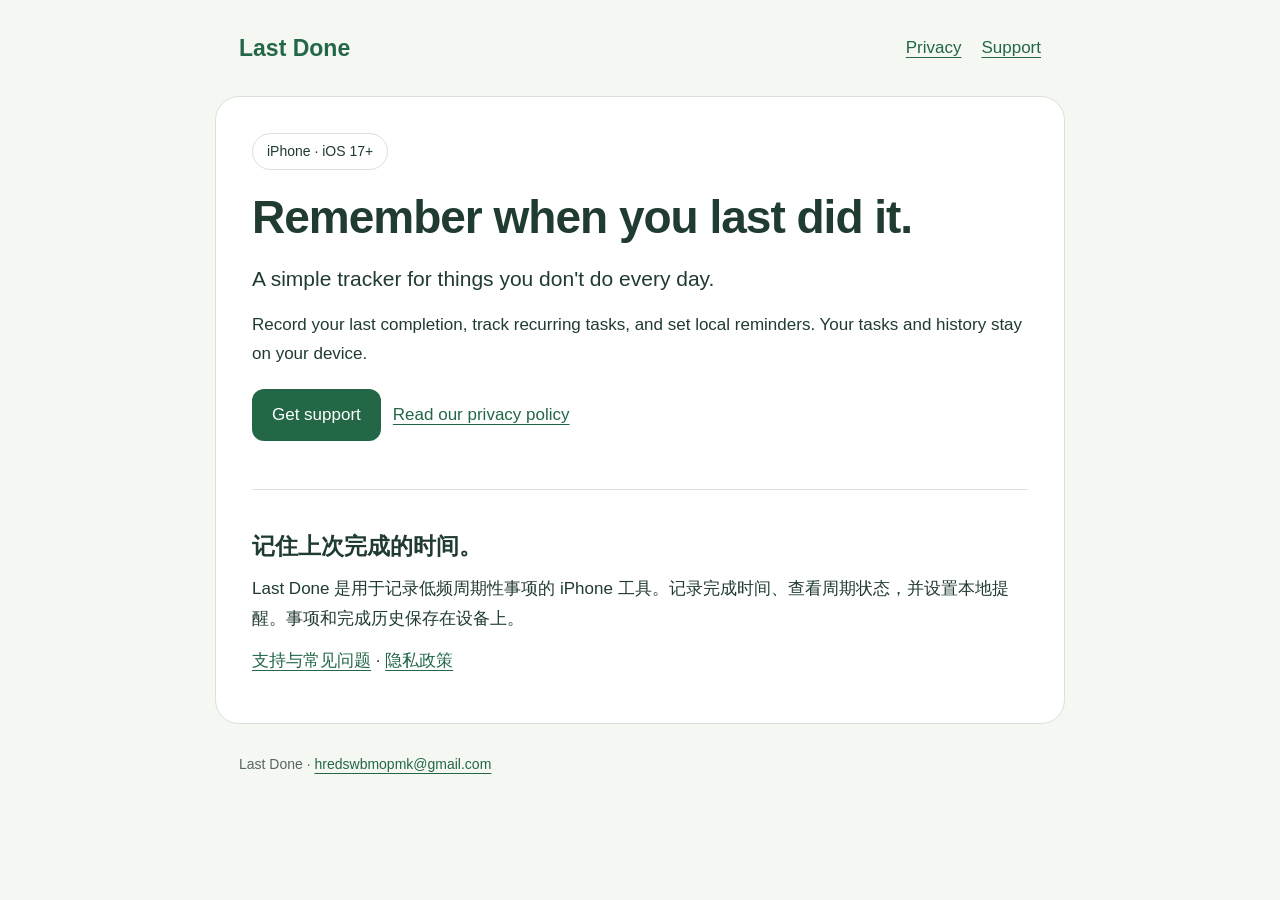
<file: index.html>
<!doctype html>
<html lang="en">
<head>
  <meta charset="utf-8">
  <meta name="viewport" content="width=device-width, initial-scale=1">
  <meta name="description" content="Last Done — a simple iPhone tracker for things you don't do every day. Privacy policy and support.">
  <title>Last Done — Privacy &amp; Support</title>
  <link rel="stylesheet" href="site.css">
</head>
<body>
  <header><a class="brand" href="./">Last Done</a><nav aria-label="Main navigation"><a href="privacy.html">Privacy</a><a href="support.html">Support</a></nav></header>
  <main>
    <span class="badge">iPhone · iOS 17+</span>
    <h1>Remember when you last did it.</h1>
    <p class="intro">A simple tracker for things you don't do every day.</p>
    <p>Record your last completion, track recurring tasks, and set local reminders. Your tasks and history stay on your device.</p>
    <a class="button" href="support.html">Get support</a><a href="privacy.html">Read our privacy policy</a>
    <hr>
    <section lang="zh-Hans">
      <h2>记住上次完成的时间。</h2>
      <p>Last Done 是用于记录低频周期性事项的 iPhone 工具。记录完成时间、查看周期状态，并设置本地提醒。事项和完成历史保存在设备上。</p>
      <p><a href="support.html#zh">支持与常见问题</a> · <a href="privacy.html#zh">隐私政策</a></p>
    </section>
  </main>
  <footer>Last Done · <a href="mailto:hredswbmopmk@gmail.com">hredswbmopmk@gmail.com</a></footer>
</body>
</html>
</file>
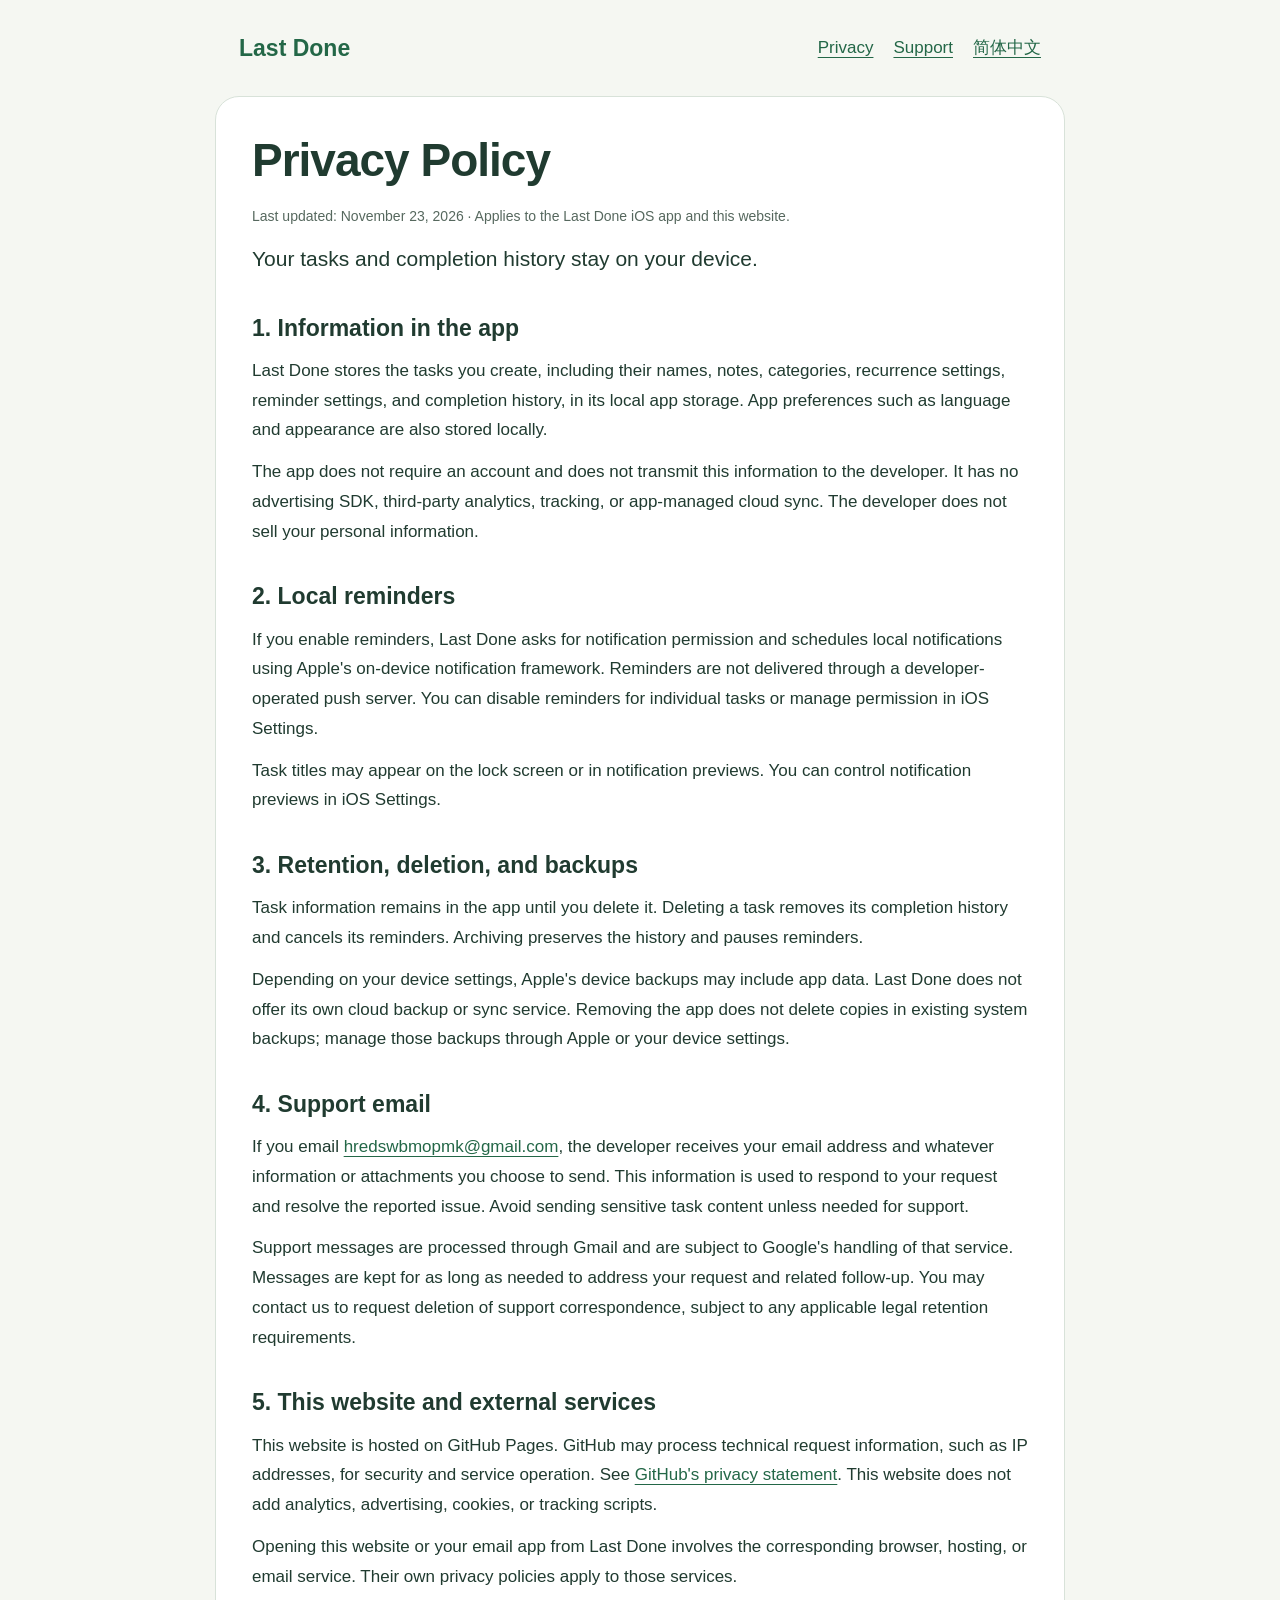
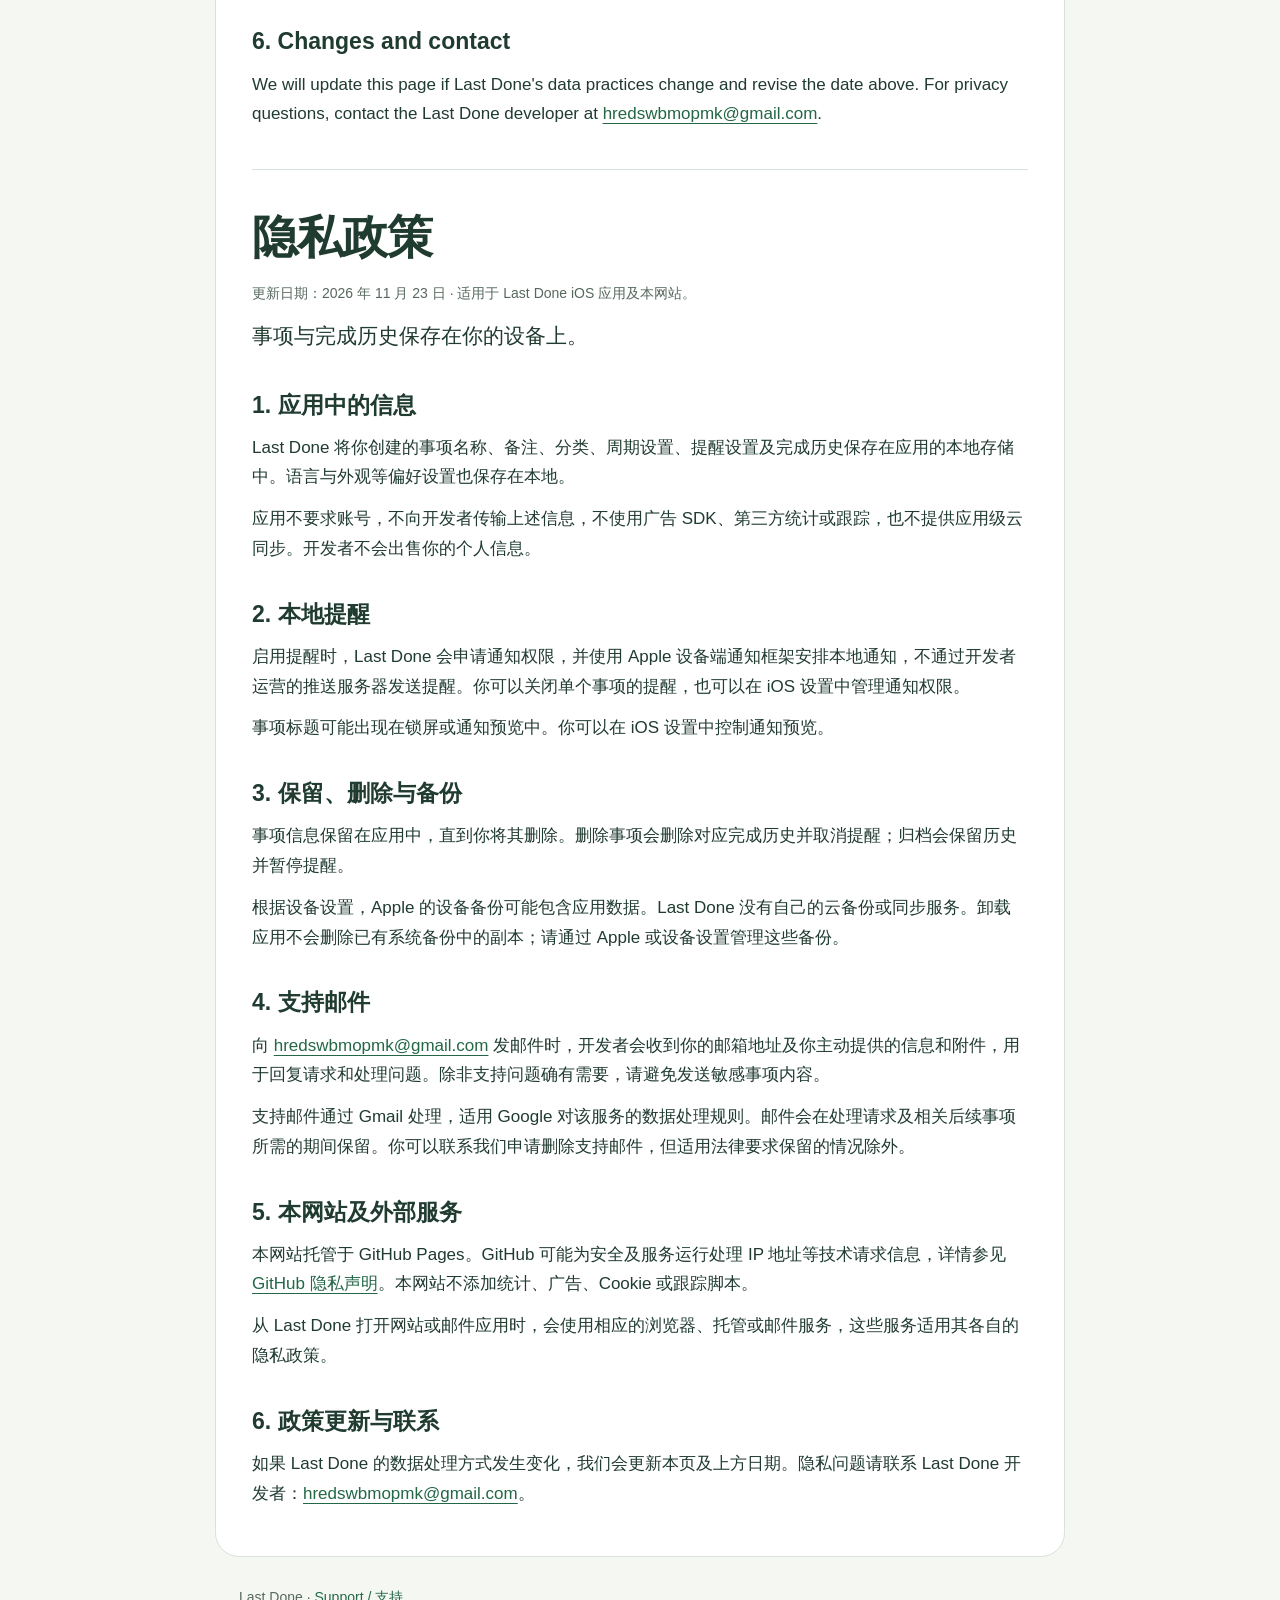
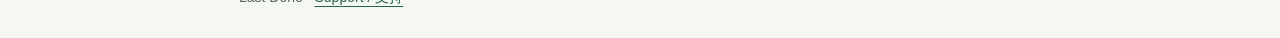
<file: privacy.html>
<!doctype html>
<html lang="en">
<head>
  <meta charset="utf-8">
  <meta name="viewport" content="width=device-width, initial-scale=1">
  <meta name="description" content="Last Done privacy policy: local task storage, device notifications, backups, and support contact.">
  <title>Privacy Policy — Last Done</title>
  <link rel="stylesheet" href="site.css">
</head>
<body>
  <header><a class="brand" href="./">Last Done</a><nav aria-label="Main navigation"><a href="privacy.html" aria-current="page">Privacy</a><a href="support.html">Support</a><a href="#zh" lang="zh-Hans">简体中文</a></nav></header>
  <main>
    <h1>Privacy Policy</h1>
    <p class="meta">Last updated: November 23, 2026 · Applies to the Last Done iOS app and this website.</p>
    <p class="intro">Your tasks and completion history stay on your device.</p>
    <h2>1. Information in the app</h2>
    <p>Last Done stores the tasks you create, including their names, notes, categories, recurrence settings, reminder settings, and completion history, in its local app storage. App preferences such as language and appearance are also stored locally.</p>
    <p>The app does not require an account and does not transmit this information to the developer. It has no advertising SDK, third-party analytics, tracking, or app-managed cloud sync. The developer does not sell your personal information.</p>
    <h2>2. Local reminders</h2>
    <p>If you enable reminders, Last Done asks for notification permission and schedules local notifications using Apple's on-device notification framework. Reminders are not delivered through a developer-operated push server. You can disable reminders for individual tasks or manage permission in iOS Settings.</p>
    <p>Task titles may appear on the lock screen or in notification previews. You can control notification previews in iOS Settings.</p>
    <h2>3. Retention, deletion, and backups</h2>
    <p>Task information remains in the app until you delete it. Deleting a task removes its completion history and cancels its reminders. Archiving preserves the history and pauses reminders.</p>
    <p>Depending on your device settings, Apple's device backups may include app data. Last Done does not offer its own cloud backup or sync service. Removing the app does not delete copies in existing system backups; manage those backups through Apple or your device settings.</p>
    <h2>4. Support email</h2>
    <p>If you email <a href="mailto:hredswbmopmk@gmail.com">hredswbmopmk@gmail.com</a>, the developer receives your email address and whatever information or attachments you choose to send. This information is used to respond to your request and resolve the reported issue. Avoid sending sensitive task content unless needed for support.</p>
    <p>Support messages are processed through Gmail and are subject to Google's handling of that service. Messages are kept for as long as needed to address your request and related follow-up. You may contact us to request deletion of support correspondence, subject to any applicable legal retention requirements.</p>
    <h2>5. This website and external services</h2>
    <p>This website is hosted on GitHub Pages. GitHub may process technical request information, such as IP addresses, for security and service operation. See <a href="https://docs.github.com/en/site-policy/privacy-policies/github-general-privacy-statement">GitHub's privacy statement</a>. This website does not add analytics, advertising, cookies, or tracking scripts.</p>
    <p>Opening this website or your email app from Last Done involves the corresponding browser, hosting, or email service. Their own privacy policies apply to those services.</p>
    <h2>6. Changes and contact</h2>
    <p>We will update this page if Last Done's data practices change and revise the date above. For privacy questions, contact the Last Done developer at <a href="mailto:hredswbmopmk@gmail.com">hredswbmopmk@gmail.com</a>.</p>
    <hr>
    <section id="zh" lang="zh-Hans">
      <h1>隐私政策</h1>
      <p class="meta">更新日期：2026 年 11 月 23 日 · 适用于 Last Done iOS 应用及本网站。</p>
      <p class="intro">事项与完成历史保存在你的设备上。</p>
      <h2>1. 应用中的信息</h2>
      <p>Last Done 将你创建的事项名称、备注、分类、周期设置、提醒设置及完成历史保存在应用的本地存储中。语言与外观等偏好设置也保存在本地。</p>
      <p>应用不要求账号，不向开发者传输上述信息，不使用广告 SDK、第三方统计或跟踪，也不提供应用级云同步。开发者不会出售你的个人信息。</p>
      <h2>2. 本地提醒</h2>
      <p>启用提醒时，Last Done 会申请通知权限，并使用 Apple 设备端通知框架安排本地通知，不通过开发者运营的推送服务器发送提醒。你可以关闭单个事项的提醒，也可以在 iOS 设置中管理通知权限。</p>
      <p>事项标题可能出现在锁屏或通知预览中。你可以在 iOS 设置中控制通知预览。</p>
      <h2>3. 保留、删除与备份</h2>
      <p>事项信息保留在应用中，直到你将其删除。删除事项会删除对应完成历史并取消提醒；归档会保留历史并暂停提醒。</p>
      <p>根据设备设置，Apple 的设备备份可能包含应用数据。Last Done 没有自己的云备份或同步服务。卸载应用不会删除已有系统备份中的副本；请通过 Apple 或设备设置管理这些备份。</p>
      <h2>4. 支持邮件</h2>
      <p>向 <a href="mailto:hredswbmopmk@gmail.com">hredswbmopmk@gmail.com</a> 发邮件时，开发者会收到你的邮箱地址及你主动提供的信息和附件，用于回复请求和处理问题。除非支持问题确有需要，请避免发送敏感事项内容。</p>
      <p>支持邮件通过 Gmail 处理，适用 Google 对该服务的数据处理规则。邮件会在处理请求及相关后续事项所需的期间保留。你可以联系我们申请删除支持邮件，但适用法律要求保留的情况除外。</p>
      <h2>5. 本网站及外部服务</h2>
      <p>本网站托管于 GitHub Pages。GitHub 可能为安全及服务运行处理 IP 地址等技术请求信息，详情参见 <a href="https://docs.github.com/en/site-policy/privacy-policies/github-general-privacy-statement">GitHub 隐私声明</a>。本网站不添加统计、广告、Cookie 或跟踪脚本。</p>
      <p>从 Last Done 打开网站或邮件应用时，会使用相应的浏览器、托管或邮件服务，这些服务适用其各自的隐私政策。</p>
      <h2>6. 政策更新与联系</h2>
      <p>如果 Last Done 的数据处理方式发生变化，我们会更新本页及上方日期。隐私问题请联系 Last Done 开发者：<a href="mailto:hredswbmopmk@gmail.com">hredswbmopmk@gmail.com</a>。</p>
    </section>
  </main>
  <footer>Last Done · <a href="support.html">Support / 支持</a></footer>
</body>
</html>
</file>
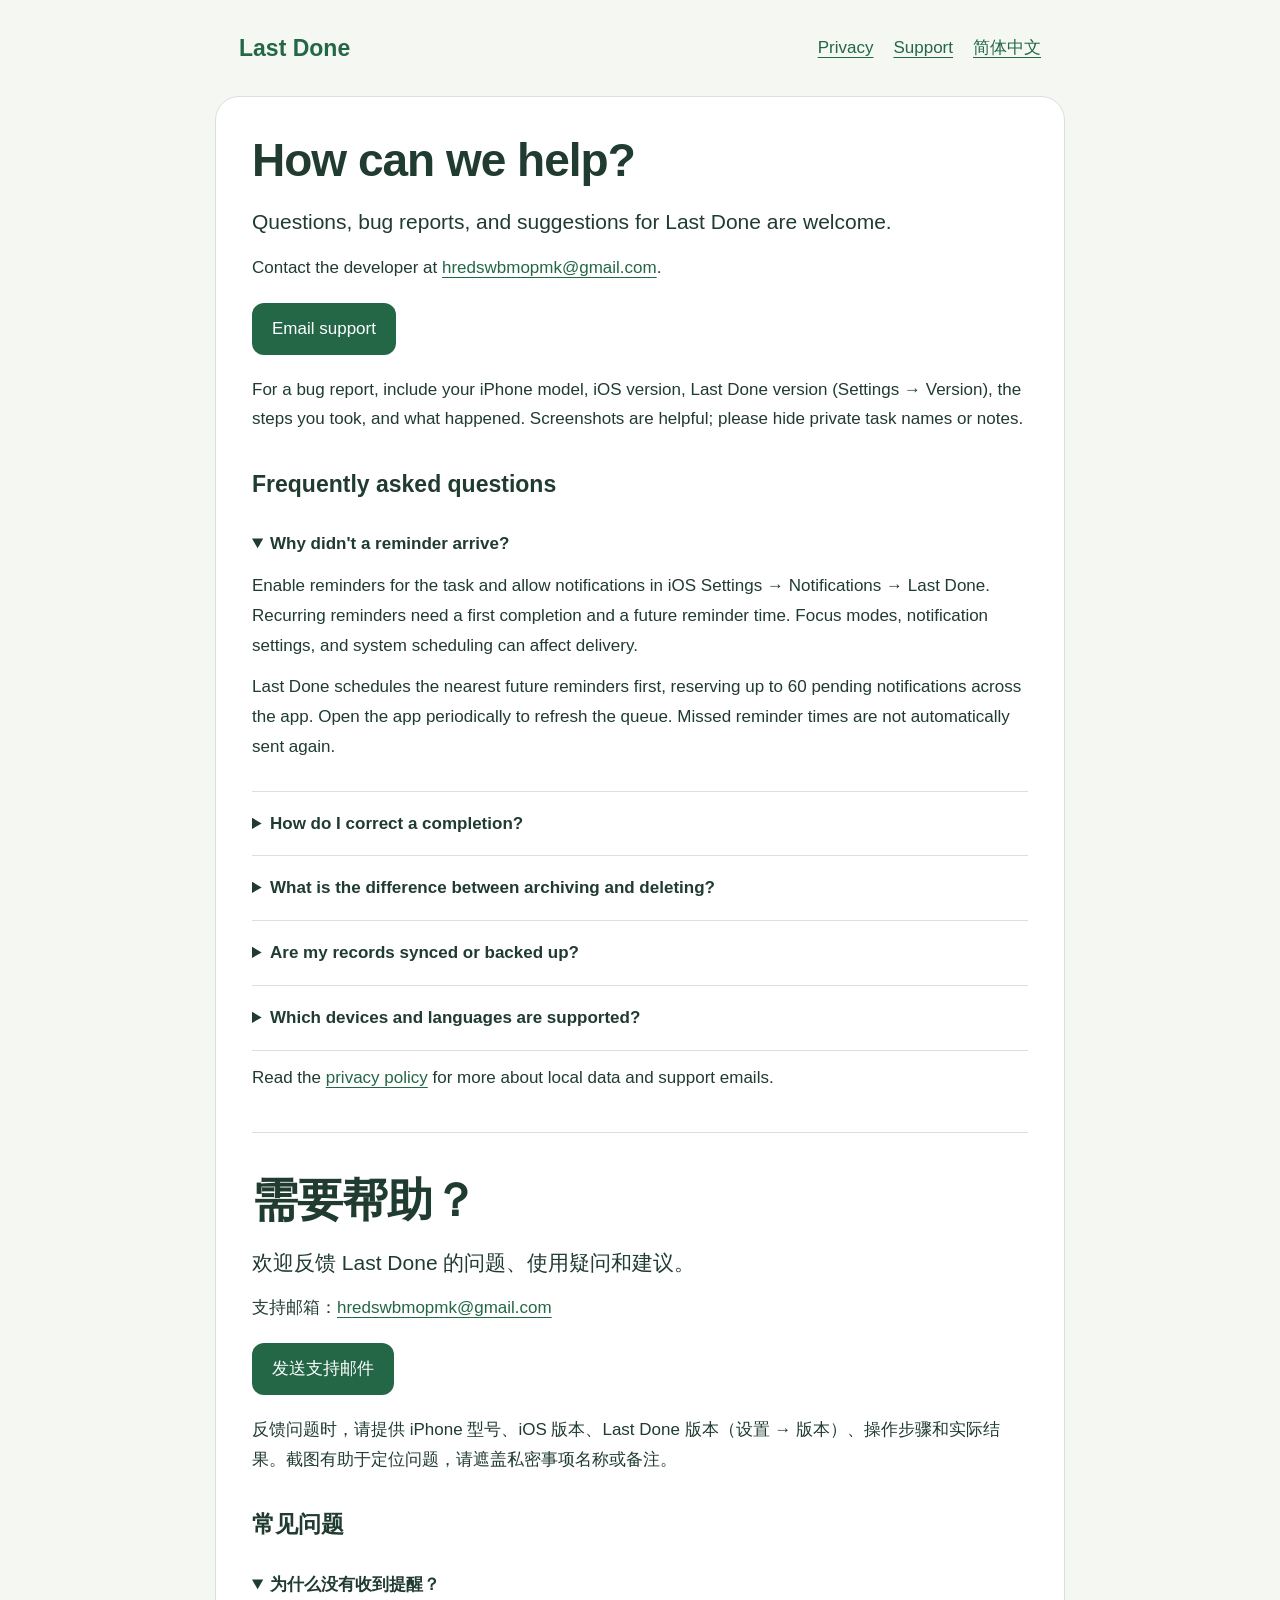
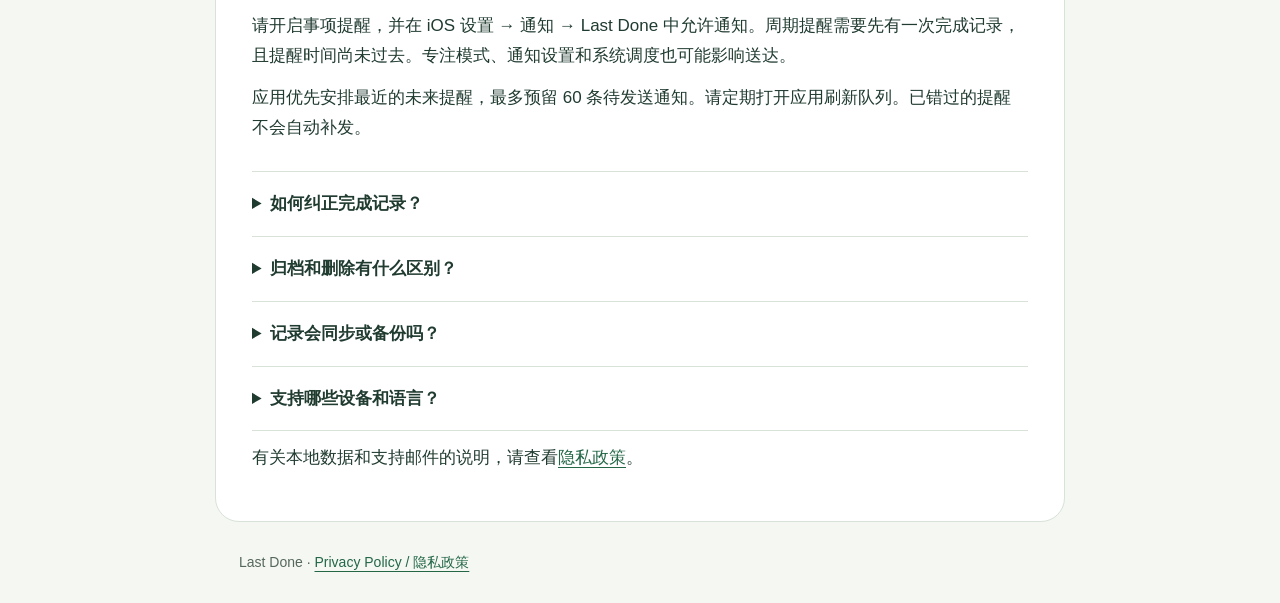
<file: support.html>
<!doctype html>
<html lang="en">
<head>
  <meta charset="utf-8">
  <meta name="viewport" content="width=device-width, initial-scale=1">
  <meta name="description" content="Contact Last Done support and find help with local reminders, task history, backups, and deletion.">
  <title>Support — Last Done</title>
  <link rel="stylesheet" href="site.css">
</head>
<body>
  <header><a class="brand" href="./">Last Done</a><nav aria-label="Main navigation"><a href="privacy.html">Privacy</a><a href="support.html" aria-current="page">Support</a><a href="#zh" lang="zh-Hans">简体中文</a></nav></header>
  <main>
    <h1>How can we help?</h1>
    <p class="intro">Questions, bug reports, and suggestions for Last Done are welcome.</p>
    <p>Contact the developer at <a href="mailto:hredswbmopmk@gmail.com">hredswbmopmk@gmail.com</a>.</p>
    <a class="button" href="mailto:hredswbmopmk@gmail.com?subject=Last%20Done%20Support">Email support</a>
    <p>For a bug report, include your iPhone model, iOS version, Last Done version (Settings → Version), the steps you took, and what happened. Screenshots are helpful; please hide private task names or notes.</p>
    <h2>Frequently asked questions</h2>
    <details open><summary>Why didn't a reminder arrive?</summary><p>Enable reminders for the task and allow notifications in iOS Settings → Notifications → Last Done. Recurring reminders need a first completion and a future reminder time. Focus modes, notification settings, and system scheduling can affect delivery.</p><p>Last Done schedules the nearest future reminders first, reserving up to 60 pending notifications across the app. Open the app periodically to refresh the queue. Missed reminder times are not automatically sent again.</p></details>
    <details><summary>How do I correct a completion?</summary><p>Open the task's detail page and edit or delete the relevant history entry. The app recalculates the last completion and next due date. Immediately after marking a task complete, you can also use the brief Undo action.</p></details>
    <details><summary>What is the difference between archiving and deleting?</summary><p>Archiving keeps completion history and pauses reminders; the task can be restored. Deleting a task permanently removes its history from the app and cancels its reminders.</p></details>
    <details><summary>Are my records synced or backed up?</summary><p>Last Done stores records locally and does not offer account-based sync, app-managed cloud sync, or a separate backup service. System device backups may include app data depending on your settings. The developer cannot retrieve your local records.</p></details>
    <details><summary>Which devices and languages are supported?</summary><p>Last Done is designed for iPhone running iOS 17 or later. English and Simplified Chinese are available in Settings, along with system, light, and dark appearance options.</p></details>
    <p>Read the <a href="privacy.html">privacy policy</a> for more about local data and support emails.</p>
    <hr>
    <section id="zh" lang="zh-Hans">
      <h1>需要帮助？</h1>
      <p class="intro">欢迎反馈 Last Done 的问题、使用疑问和建议。</p>
      <p>支持邮箱：<a href="mailto:hredswbmopmk@gmail.com">hredswbmopmk@gmail.com</a></p>
      <a class="button" href="mailto:hredswbmopmk@gmail.com?subject=Last%20Done%20Support">发送支持邮件</a>
      <p>反馈问题时，请提供 iPhone 型号、iOS 版本、Last Done 版本（设置 → 版本）、操作步骤和实际结果。截图有助于定位问题，请遮盖私密事项名称或备注。</p>
      <h2>常见问题</h2>
      <details open><summary>为什么没有收到提醒？</summary><p>请开启事项提醒，并在 iOS 设置 → 通知 → Last Done 中允许通知。周期提醒需要先有一次完成记录，且提醒时间尚未过去。专注模式、通知设置和系统调度也可能影响送达。</p><p>应用优先安排最近的未来提醒，最多预留 60 条待发送通知。请定期打开应用刷新队列。已错过的提醒不会自动补发。</p></details>
      <details><summary>如何纠正完成记录？</summary><p>打开事项详情，编辑或删除对应的历史记录，应用会重新计算上次完成时间和下次到期日期。刚标记完成时，也可以使用短暂显示的撤销操作。</p></details>
      <details><summary>归档和删除有什么区别？</summary><p>归档保留完成历史、暂停提醒，可以恢复事项。删除会从应用中永久移除该事项及其历史，并取消提醒。</p></details>
      <details><summary>记录会同步或备份吗？</summary><p>记录保存在设备本地。Last Done 不提供账号同步、应用级云同步或独立备份服务。根据设备设置，系统备份可能包含应用数据。开发者无法找回你的本地记录。</p></details>
      <details><summary>支持哪些设备和语言？</summary><p>Last Done 面向 iOS 17 及以上的 iPhone。可以在设置中选择英文、简体中文，以及跟随系统、浅色或深色外观。</p></details>
      <p>有关本地数据和支持邮件的说明，请查看<a href="privacy.html#zh">隐私政策</a>。</p>
    </section>
  </main>
  <footer>Last Done · <a href="privacy.html">Privacy Policy / 隐私政策</a></footer>
</body>
</html>
</file>
<file: site.css>
:root { color-scheme: light dark; --bg: #f5f7f2; --card: #fff; --ink: #203b30; --muted: #56685e; --line: #d8e2d9; --accent: #236747; }
* { box-sizing: border-box; }
body { margin: 0; background: var(--bg); color: var(--ink); font: 17px/1.75 -apple-system, BlinkMacSystemFont, "Segoe UI", sans-serif; }
header, main, footer { max-width: 850px; margin: auto; padding: 28px 24px; }
header { display: flex; flex-wrap: wrap; align-items: center; justify-content: space-between; gap: 20px; }
.brand { font-weight: 750; font-size: 23px; text-decoration: none; }
nav { display: flex; flex-wrap: wrap; gap: 20px; }
a { color: var(--accent); text-underline-offset: 4px; overflow-wrap: anywhere; }
a:hover { text-decoration-thickness: 2px; }
a:focus-visible, summary:focus-visible { outline: 3px solid var(--accent); outline-offset: 5px; }
main { background: var(--card); border: 1px solid var(--line); border-radius: 24px; padding: 36px; }
h1 { font-size: clamp(30px, 6vw, 46px); letter-spacing: -1px; line-height: 1.2; margin: 0 0 16px; }
h2 { font-size: 23px; line-height: 1.4; margin: 34px 0 12px; }
p { margin: 12px 0; }
.meta, footer { color: var(--muted); font-size: 14px; }
.intro { font-size: 21px; }
.badge { display: inline-block; padding: 5px 14px; border: 1px solid var(--line); border-radius: 99px; font-size: 14px; margin-bottom: 20px; }
.button { display: inline-block; padding: 11px 20px; border-radius: 12px; background: var(--accent); color: var(--card); text-decoration: none; margin: 8px 12px 8px 0; }
hr { border: 0; border-top: 1px solid var(--line); margin: 40px 0; }
details { border-bottom: 1px solid var(--line); padding: 17px 0; }
summary { cursor: pointer; font-weight: 650; }
@media (max-width: 600px) { main { margin: 0 12px; padding: 26px 20px; } header, footer { padding: 22px; } }
@media (prefers-color-scheme: dark) { :root { --bg: #14241d; --card: #1c3026; --ink: #eef4ed; --muted: #b2c4b7; --line: #3b5145; --accent: #98dfb0; } .button { color: #14241d; } }
</file>
